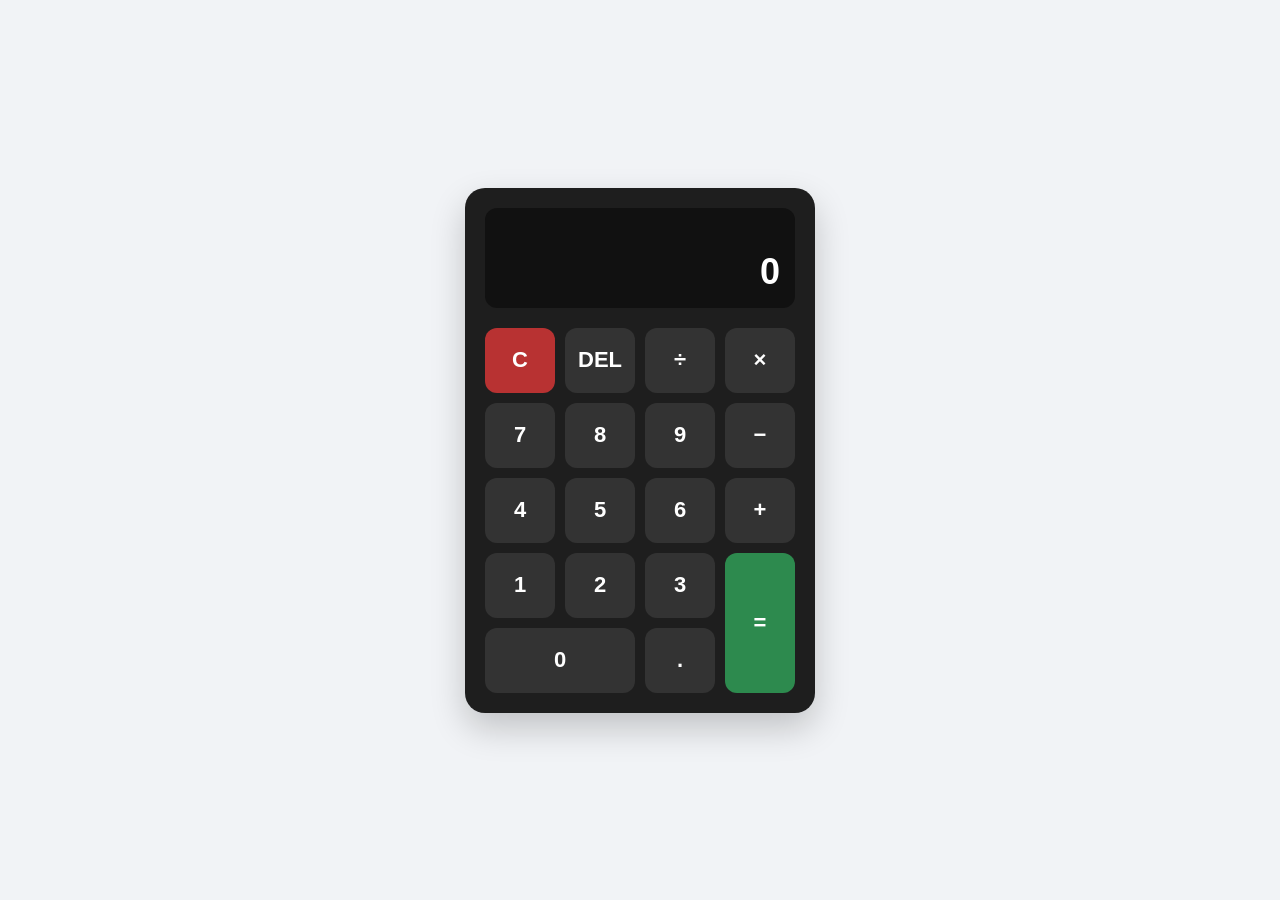
<file: index.html>
<!DOCTYPE html>
<html lang="en">
<head>
    <meta charset="UTF-8">
    <meta name="viewport" content="width=device-width, initial-scale=1.0">
    <title>Calculator</title>

    <link rel="stylesheet" href="style.css">
</head>

<body>

    <main class="calculator">

        <div class="display">
            <div id="previous-display"></div>
            <div id="current-display">0</div>
        </div>

        <div class="buttons">

            <button class="clear" data-action="clear">C</button>
            <button data-action="delete">DEL</button>
            <button data-operator="/">÷</button>
            <button data-operator="*">×</button>

            <button data-number="7">7</button>
            <button data-number="8">8</button>
            <button data-number="9">9</button>
            <button data-operator="-">−</button>

            <button data-number="4">4</button>
            <button data-number="5">5</button>
            <button data-number="6">6</button>
            <button data-operator="+">+</button>

            <button data-number="1">1</button>
            <button data-number="2">2</button>
            <button data-number="3">3</button>
            <button class="equals" data-action="equals">=</button>

            <button class="zero" data-number="0">0</button>
            <button data-number=".">.</button>

        </div>

    </main>

    <script src="script.js"></script>

</body>
</html>
</file>
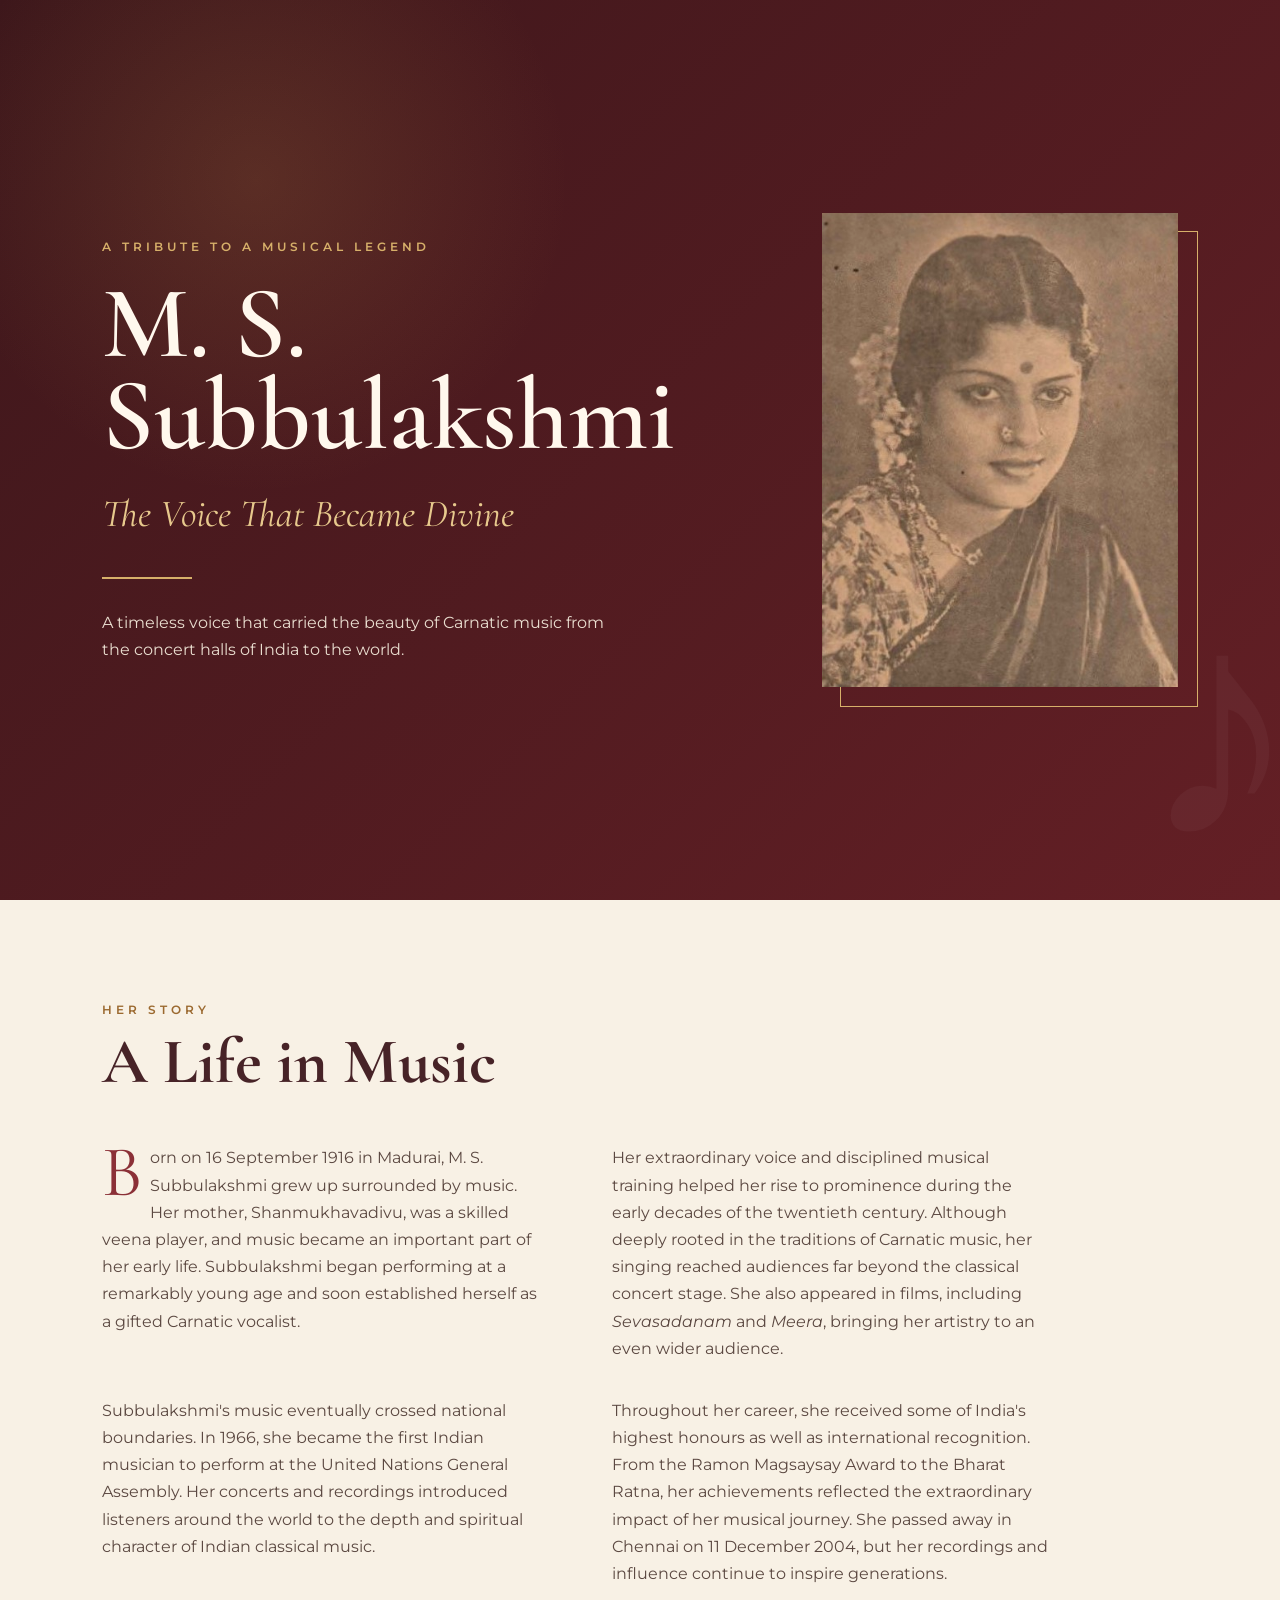
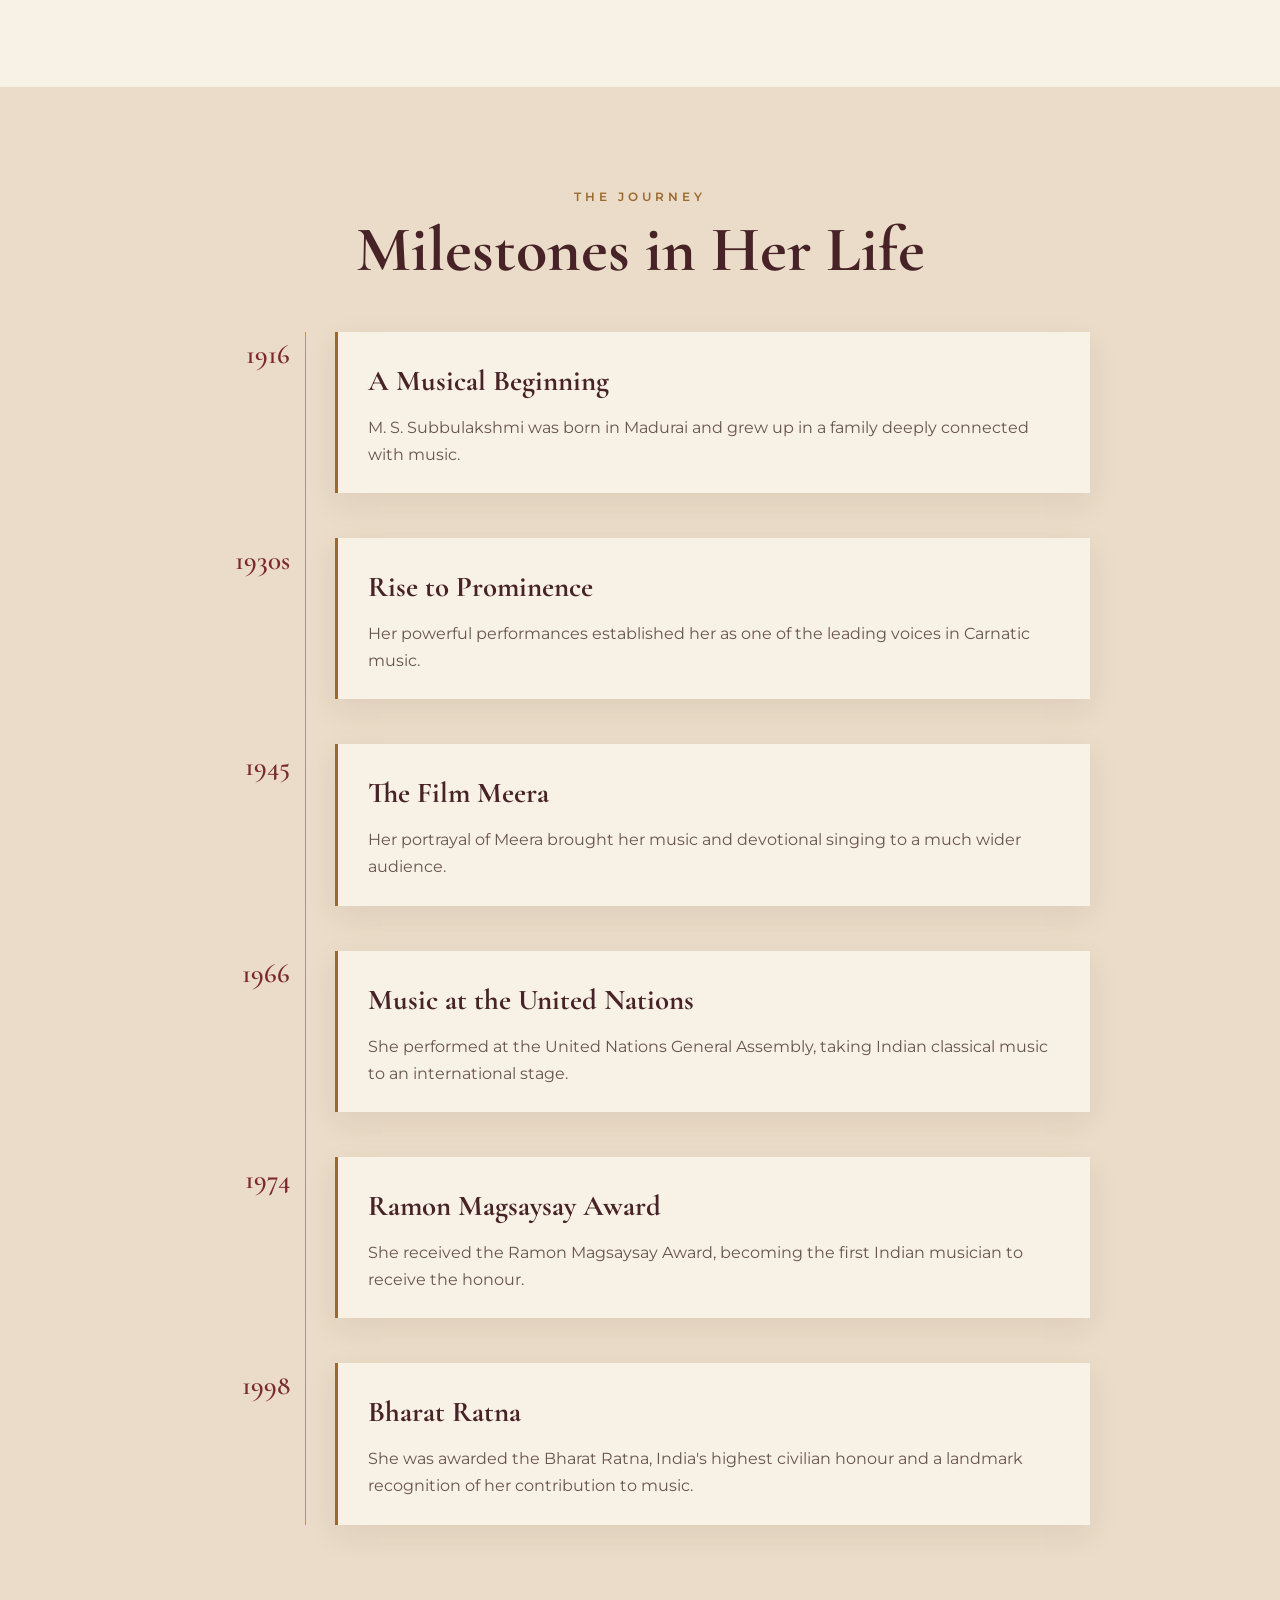
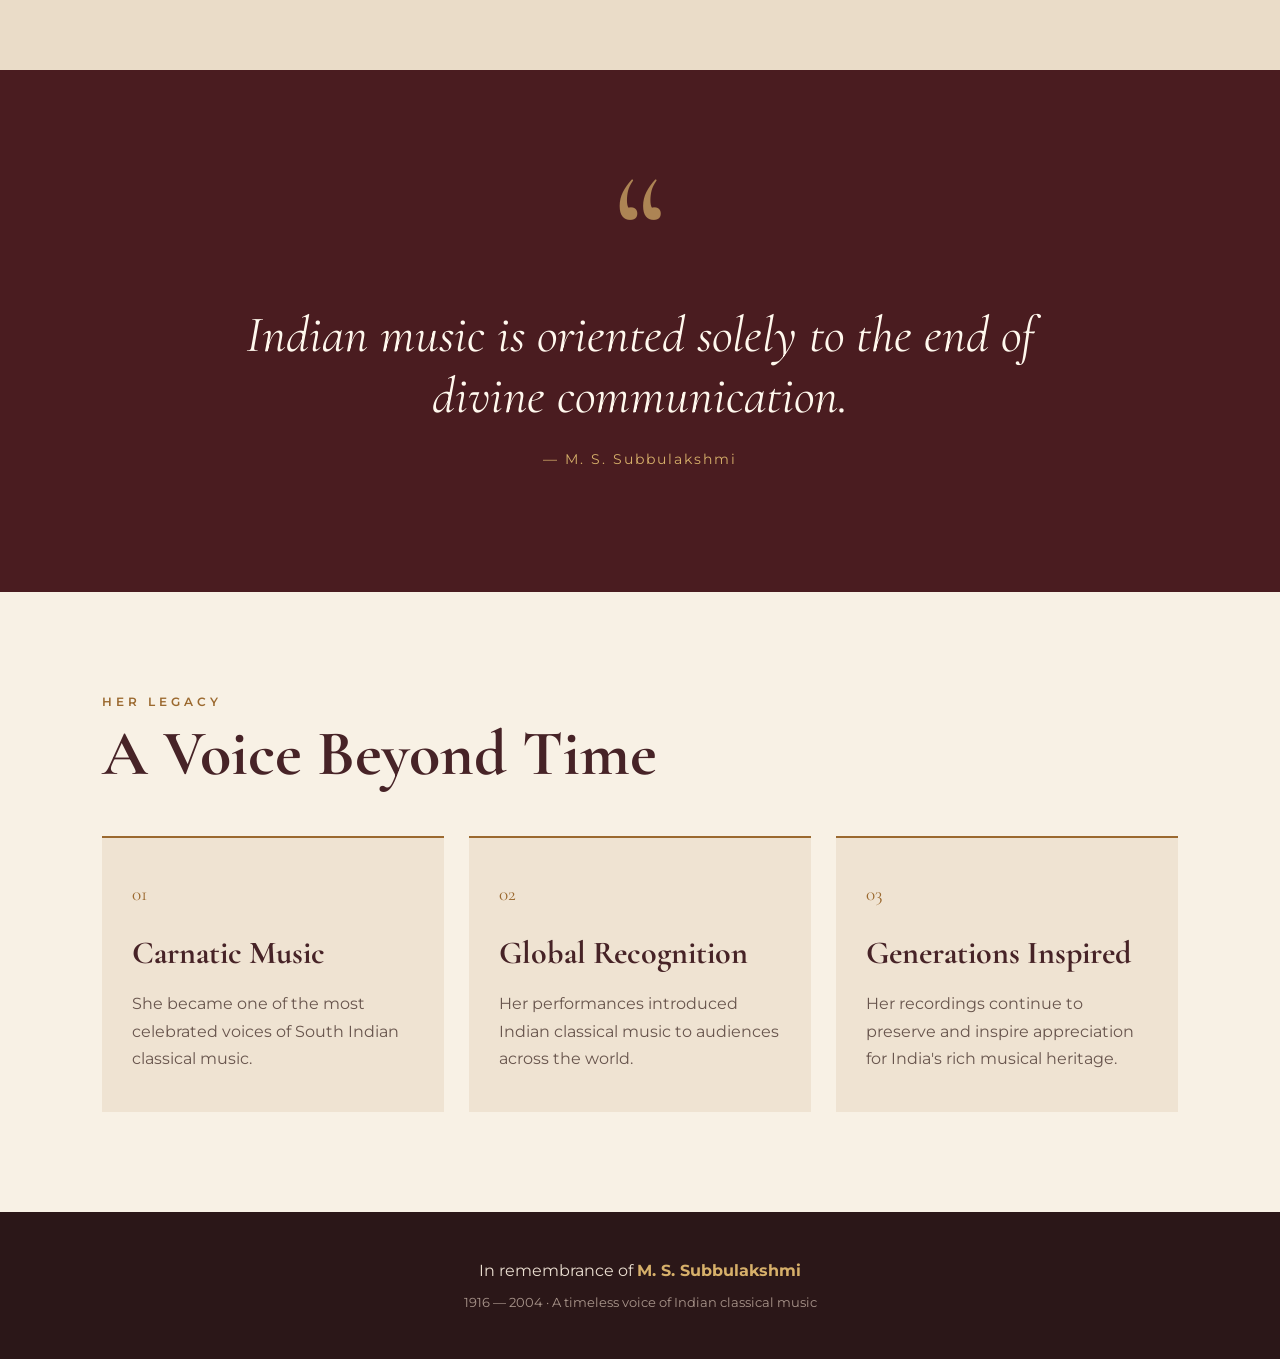
<file: WebDevelopment&Designing-L2-Task2-TributePage/index.html>
<!DOCTYPE html>
<html lang="en">
<head>
    <meta charset="UTF-8">
    <meta name="viewport" content="width=device-width, initial-scale=1.0">

    <title>M. S. Subbulakshmi | The Voice That Became Divine</title>

    <link rel="preconnect" href="https://fonts.googleapis.com">
    <link rel="preconnect" href="https://fonts.gstatic.com" crossorigin>

    <link href="https://fonts.googleapis.com/css2?family=Cormorant+Garamond:wght@400;500;600;700&family=Montserrat:wght@400;500;600&display=swap" rel="stylesheet">

    <link rel="stylesheet" href="style.css">
</head>

<body>

    <!-- Hero Section -->
    <header class="hero">

        <div class="hero-content">
            <p class="eyebrow">A TRIBUTE TO A MUSICAL LEGEND</p>

            <h1>M. S. Subbulakshmi</h1>

            <p class="tagline">
                The Voice That Became Divine
            </p>

            <div class="hero-line"></div>

            <p class="hero-intro">
                A timeless voice that carried the beauty of Carnatic music
                from the concert halls of India to the world.
            </p>
        </div>

        <div class="hero-image">
            <img
                src="images/MSSubbulakshmi.jpg"
                alt="Portrait of M. S. Subbulakshmi"
            >
        </div>

    </header>


    <!-- Biography Section -->
    <main>

        <section class="biography">

            <div class="section-heading">
                <p class="section-label">HER STORY</p>
                <h2>A Life in Music</h2>
            </div>

            <div class="bio-content">

                <p>
                    Born on 16 September 1916 in Madurai, M. S. Subbulakshmi
                    grew up surrounded by music. Her mother, Shanmukhavadivu,
                    was a skilled veena player, and music became an important
                    part of her early life. Subbulakshmi began performing at
                    a remarkably young age and soon established herself as
                    a gifted Carnatic vocalist.
                </p>

                <p>
                    Her extraordinary voice and disciplined musical training
                    helped her rise to prominence during the early decades
                    of the twentieth century. Although deeply rooted in the
                    traditions of Carnatic music, her singing reached audiences
                    far beyond the classical concert stage. She also appeared
                    in films, including <em>Sevasadanam</em> and <em>Meera</em>,
                    bringing her artistry to an even wider audience.
                </p>

                <p>
                    Subbulakshmi's music eventually crossed national boundaries.
                    In 1966, she became the first Indian musician to perform
                    at the United Nations General Assembly. Her concerts and
                    recordings introduced listeners around the world to the
                    depth and spiritual character of Indian classical music.
                </p>

                <p>
                    Throughout her career, she received some of India's highest
                    honours as well as international recognition. From the
                    Ramon Magsaysay Award to the Bharat Ratna, her achievements
                    reflected the extraordinary impact of her musical journey.
                    She passed away in Chennai on 11 December 2004, but her
                    recordings and influence continue to inspire generations.
                </p>

            </div>

        </section>


        <!-- Timeline Section -->
        <section class="timeline-section">

            <div class="section-heading centered">
                <p class="section-label">THE JOURNEY</p>
                <h2>Milestones in Her Life</h2>
            </div>

            <div class="timeline">

                <article class="timeline-item">
                    <span class="year">1916</span>
                    <div class="timeline-card">
                        <h3>A Musical Beginning</h3>
                        <p>
                            M. S. Subbulakshmi was born in Madurai and grew up
                            in a family deeply connected with music.
                        </p>
                    </div>
                </article>

                <article class="timeline-item">
                    <span class="year">1930s</span>
                    <div class="timeline-card">
                        <h3>Rise to Prominence</h3>
                        <p>
                            Her powerful performances established her as one
                            of the leading voices in Carnatic music.
                        </p>
                    </div>
                </article>

                <article class="timeline-item">
                    <span class="year">1945</span>
                    <div class="timeline-card">
                        <h3>The Film Meera</h3>
                        <p>
                            Her portrayal of Meera brought her music and
                            devotional singing to a much wider audience.
                        </p>
                    </div>
                </article>

                <article class="timeline-item">
                    <span class="year">1966</span>
                    <div class="timeline-card">
                        <h3>Music at the United Nations</h3>
                        <p>
                            She performed at the United Nations General
                            Assembly, taking Indian classical music to an
                            international stage.
                        </p>
                    </div>
                </article>

                <article class="timeline-item">
                    <span class="year">1974</span>
                    <div class="timeline-card">
                        <h3>Ramon Magsaysay Award</h3>
                        <p>
                            She received the Ramon Magsaysay Award, becoming
                            the first Indian musician to receive the honour.
                        </p>
                    </div>
                </article>

                <article class="timeline-item">
                    <span class="year">1998</span>
                    <div class="timeline-card">
                        <h3>Bharat Ratna</h3>
                        <p>
                            She was awarded the Bharat Ratna, India's highest
                            civilian honour and a landmark recognition of her
                            contribution to music.
                        </p>
                    </div>
                </article>

            </div>

        </section>


        <!-- Quote Section -->
        <section class="quote-section">

            <div class="quote-mark">“</div>

            <blockquote>
                Indian music is oriented solely to the end of divine
                communication.
            </blockquote>

            <p class="quote-author">
                — M. S. Subbulakshmi
            </p>

        </section>


        <!-- Legacy Section -->
        <section class="legacy">

            <div class="section-heading">
                <p class="section-label">HER LEGACY</p>
                <h2>A Voice Beyond Time</h2>
            </div>

            <div class="legacy-grid">

                <div class="legacy-card">
                    <span>01</span>
                    <h3>Carnatic Music</h3>
                    <p>
                        She became one of the most celebrated voices of
                        South Indian classical music.
                    </p>
                </div>

                <div class="legacy-card">
                    <span>02</span>
                    <h3>Global Recognition</h3>
                    <p>
                        Her performances introduced Indian classical music
                        to audiences across the world.
                    </p>
                </div>

                <div class="legacy-card">
                    <span>03</span>
                    <h3>Generations Inspired</h3>
                    <p>
                        Her recordings continue to preserve and inspire
                        appreciation for India's rich musical heritage.
                    </p>
                </div>

            </div>

        </section>

    </main>


    <!-- Footer -->
    <footer>

        <p>
            In remembrance of <strong>M. S. Subbulakshmi</strong>
        </p>

        <p class="footer-small">
            1916 — 2004 · A timeless voice of Indian classical music
        </p>

    </footer>

</body>
</html>
</file>
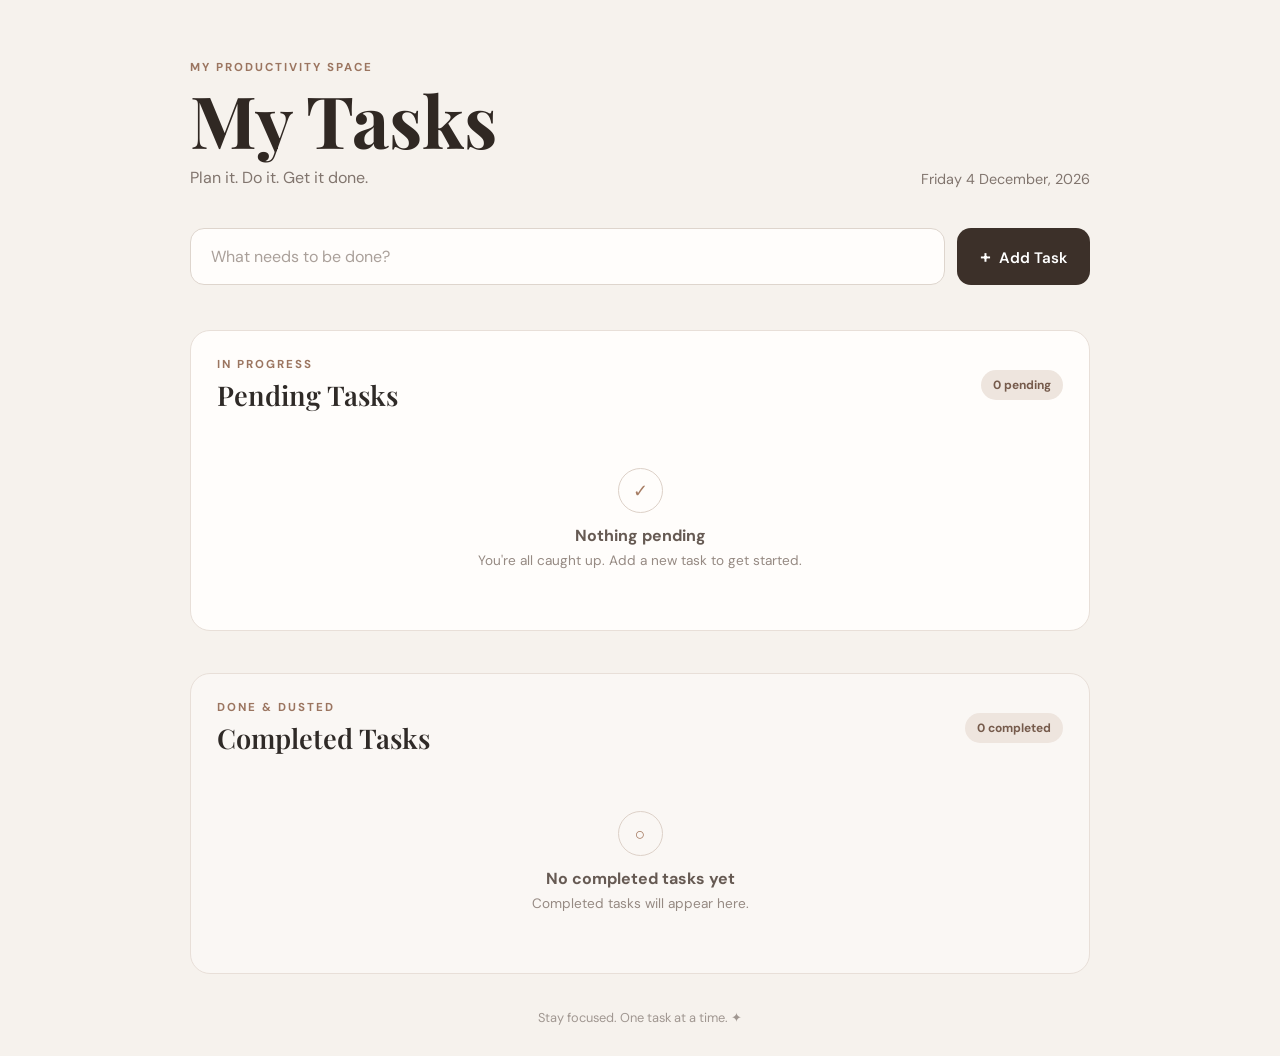
<file: WebDevelopment&Designing-L2-Task3-ToDoApp/index.html>
<!DOCTYPE html>
<html lang="en">
<head>
    <meta charset="UTF-8">
    <meta name="viewport" content="width=device-width, initial-scale=1.0">

    <title>My Tasks | To-Do App</title>

    <link rel="preconnect" href="https://fonts.googleapis.com">
    <link rel="preconnect" href="https://fonts.gstatic.com" crossorigin>

    <link href="https://fonts.googleapis.com/css2?family=DM+Sans:wght@400;500;600;700&family=Playfair+Display:wght@500;600&display=swap" rel="stylesheet">

    <link rel="stylesheet" href="style.css">
</head>

<body>

    <main class="app">

        <!-- Header -->
        <header class="app-header">
            <div>
                <p class="eyebrow">MY PRODUCTIVITY SPACE</p>
                <h1>My Tasks</h1>
                <p class="subtitle">
                    Plan it. Do it. Get it done.
                </p>
            </div>

            <div class="date-display" id="date-display"></div>
        </header>


        <!-- Add Task -->
        <section class="add-task-section">

            <form id="task-form">

                <input
                    type="text"
                    id="task-input"
                    placeholder="What needs to be done?"
                    autocomplete="off"
                >

                <button type="submit" class="add-button">
                    <span>+</span>
                    Add Task
                </button>

            </form>

        </section>


        <!-- Task Lists -->
        <section class="tasks-container">

            <!-- Pending Tasks -->
            <div class="task-section">

                <div class="section-header">
                    <div>
                        <p class="section-label">IN PROGRESS</p>
                        <h2>Pending Tasks</h2>
                    </div>

                    <span class="task-count" id="pending-count">
                        0 pending
                    </span>
                </div>

                <div
                    class="task-list"
                    id="pending-list"
                >
                    <!-- Pending tasks will be added here -->
                </div>

                <div
                    class="empty-state"
                    id="pending-empty"
                >
                    <div class="empty-icon">✓</div>
                    <h3>Nothing pending</h3>
                    <p>
                        You're all caught up. Add a new task to get started.
                    </p>
                </div>

            </div>


            <!-- Completed Tasks -->
            <div class="task-section completed-section">

                <div class="section-header">
                    <div>
                        <p class="section-label">DONE & DUSTED</p>
                        <h2>Completed Tasks</h2>
                    </div>

                    <span class="task-count completed-count" id="completed-count">
                        0 completed
                    </span>
                </div>

                <div
                    class="task-list"
                    id="completed-list"
                >
                    <!-- Completed tasks will be added here -->
                </div>

                <div
                    class="empty-state"
                    id="completed-empty"
                >
                    <div class="empty-icon">○</div>
                    <h3>No completed tasks yet</h3>
                    <p>
                        Completed tasks will appear here.
                    </p>
                </div>

            </div>

        </section>


        <!-- Footer -->
        <footer>
            <p>
                Stay focused. One task at a time. ✦
            </p>
        </footer>

    </main>


    <script src="script.js"></script>

</body>
</html>
</file>
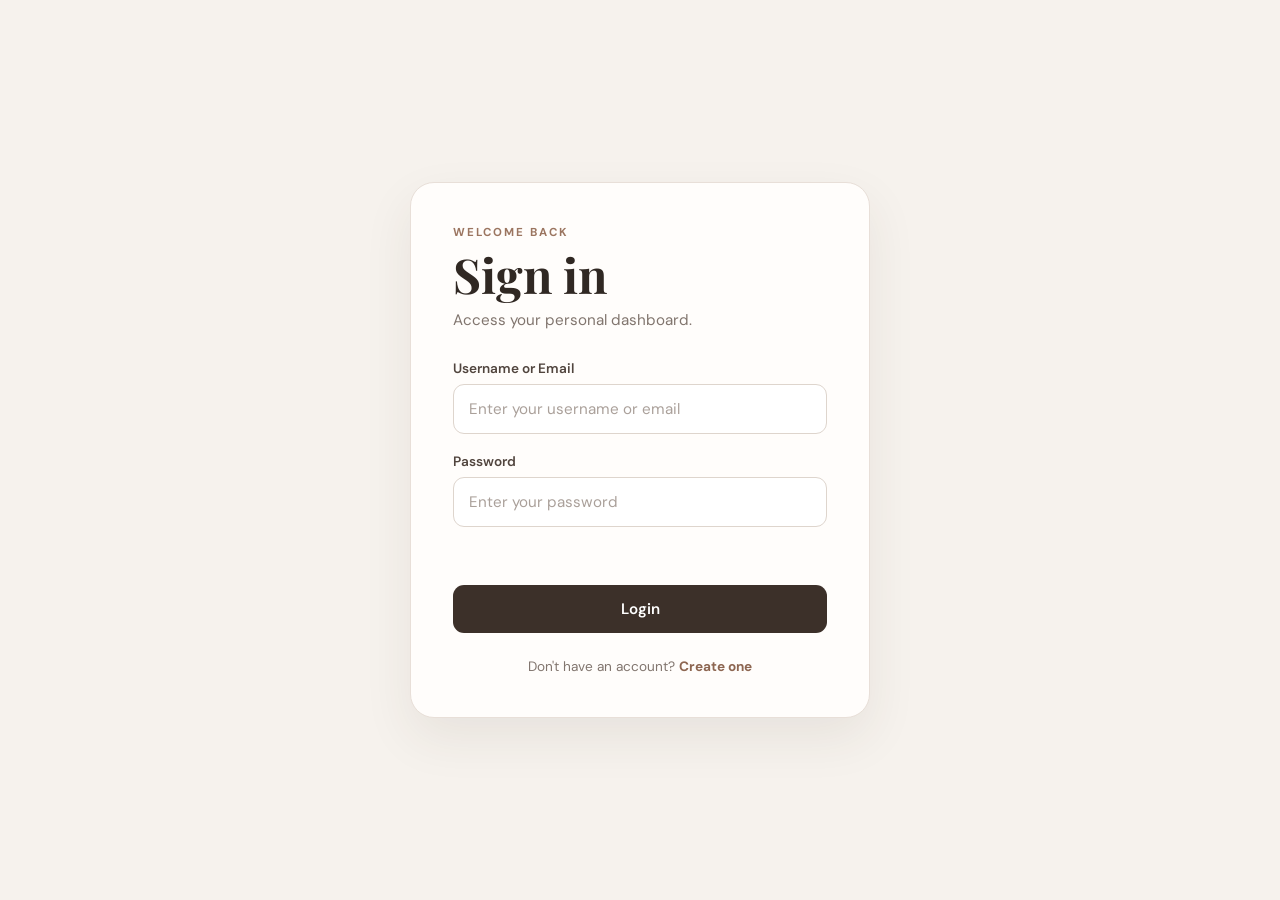
<file: WebDevelopment&Designing-L2-Task4-LoginAuthentication/index.html>
<!DOCTYPE html>
<html lang="en">
<head>
    <meta charset="UTF-8">
    <meta name="viewport" content="width=device-width, initial-scale=1.0">

    <title>Login | SecureSpace</title>

    <link rel="preconnect" href="https://fonts.googleapis.com">
    <link rel="preconnect" href="https://fonts.gstatic.com" crossorigin>

    <link href="https://fonts.googleapis.com/css2?family=DM+Sans:wght@400;500;600;700&family=Playfair+Display:wght@500;600;700&display=swap" rel="stylesheet">

    <link rel="stylesheet" href="style.css">
</head>

<body>

    <main class="auth-page">

        <section class="auth-card">

            <div class="auth-header">

                <p class="eyebrow">WELCOME BACK</p>

                <h1>Sign in</h1>

                <p class="auth-subtitle">
                    Access your personal dashboard.
                </p>

            </div>


            <form id="login-form" class="auth-form">

                <div class="form-group">

                    <label for="login-identifier">
                        Username or Email
                    </label>

                    <input
                        type="text"
                        id="login-identifier"
                        placeholder="Enter your username or email"
                        autocomplete="username"
                    >

                </div>


                <div class="form-group">

                    <label for="login-password">
                        Password
                    </label>

                    <input
                        type="password"
                        id="login-password"
                        placeholder="Enter your password"
                        autocomplete="current-password"
                    >

                </div>


                <p
                    id="login-message"
                    class="form-message"
                    aria-live="polite"
                ></p>


                <button
                    type="submit"
                    class="auth-button"
                >
                    Login
                </button>

            </form>


            <p class="auth-switch">
                Don't have an account?
                <a href="register.html">Create one</a>
            </p>

        </section>

    </main>


    <script src="script.js"></script>

</body>
</html>
</file>
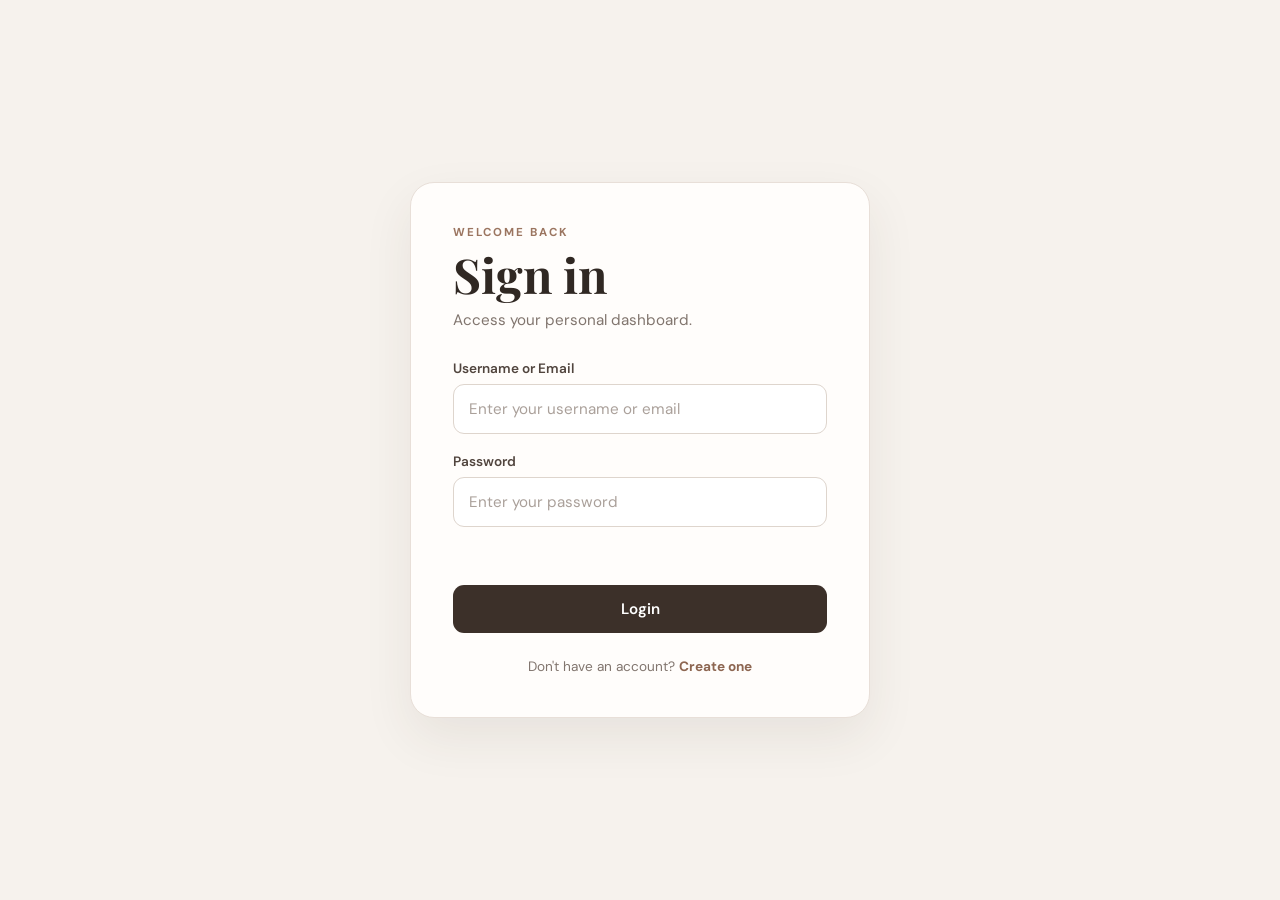
<file: WebDevelopment&Designing-L2-Task4-LoginAuthentication/dashboard.html>
<!DOCTYPE html>
<html lang="en">
<head>
    <meta charset="UTF-8">
    <meta name="viewport" content="width=device-width, initial-scale=1.0">

    <title>Dashboard | SecureSpace</title>

    <link rel="preconnect" href="https://fonts.googleapis.com">
    <link rel="preconnect" href="https://fonts.gstatic.com" crossorigin>

    <link
        href="https://fonts.googleapis.com/css2?family=DM+Sans:wght@400;500;600;700&family=Playfair+Display:wght@500;600;700&display=swap"
        rel="stylesheet"
    >

    <link rel="stylesheet" href="style.css">
</head>

<body>

    <main class="dashboard-page">

        <header class="dashboard-header">

            <div>
                <p class="eyebrow">SECURESPACE</p>
                <h1>Dashboard</h1>
            </div>

            <button
                id="logout-button"
                class="logout-button"
            >
                Logout
            </button>

        </header>


        <section class="welcome-card">

            <p class="section-label">WELCOME</p>

            <h2>
                Hello, <span id="dashboard-username">User</span>.
            </h2>

            <p>
                You have successfully logged in to your protected dashboard.
            </p>

        </section>


        <section class="dashboard-info">

            <div class="info-card">

                <span class="info-label">USERNAME</span>

                <strong id="user-username">
                    —
                </strong>

            </div>


            <div class="info-card">

                <span class="info-label">EMAIL</span>

                <strong id="user-email">
                    —
                </strong>

            </div>


            <div class="info-card">

                <span class="info-label">ACCOUNT STATUS</span>

                <strong>Authenticated</strong>

            </div>

        </section>


        <footer>
            <p>Your session is active.</p>
        </footer>

    </main>


    <script src="script.js"></script>

</body>
</html>
</file>
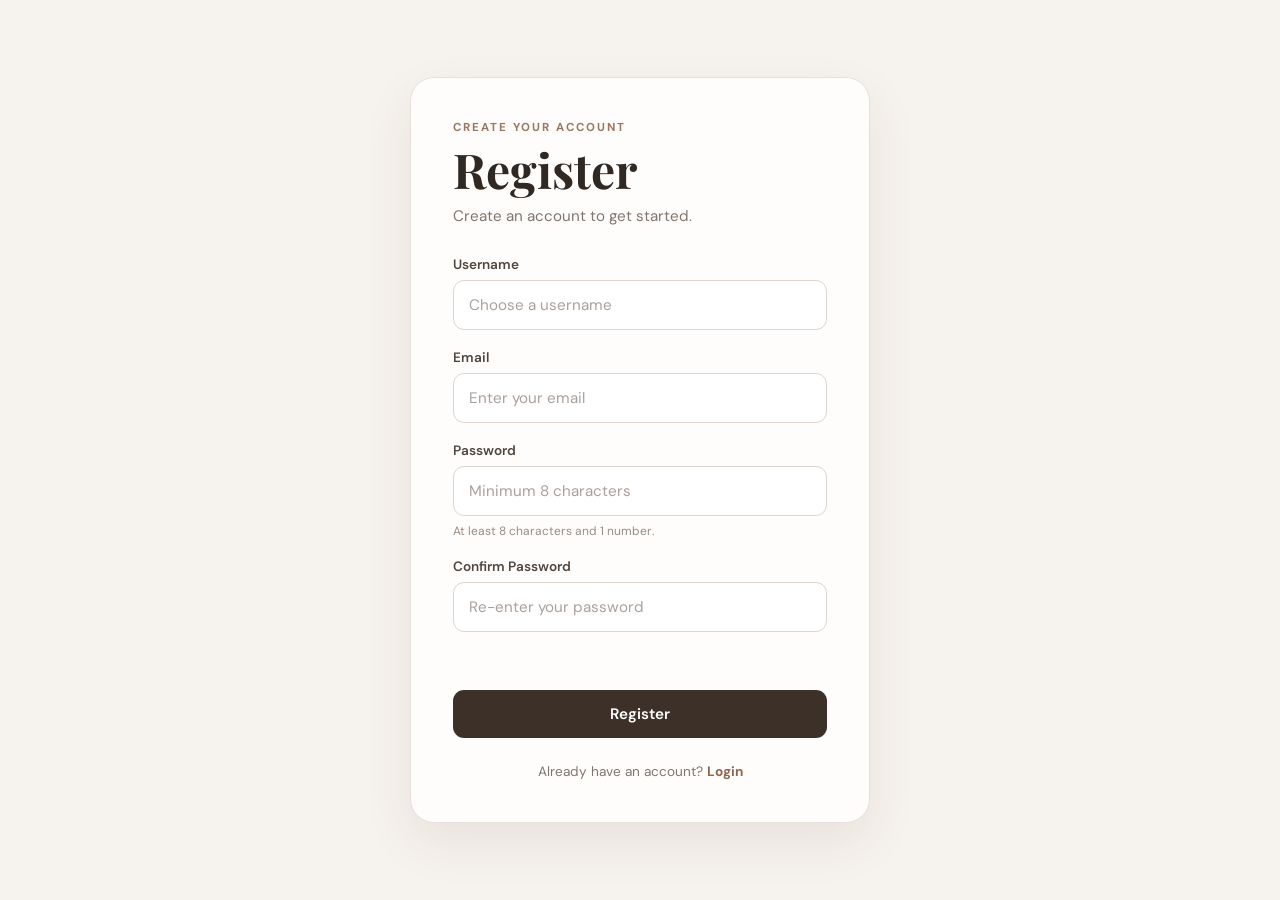
<file: WebDevelopment&Designing-L2-Task4-LoginAuthentication/register.html>
<!DOCTYPE html>
<html lang="en">
<head>
    <meta charset="UTF-8">
    <meta name="viewport" content="width=device-width, initial-scale=1.0">

    <title>Register | SecureSpace</title>

    <link rel="preconnect" href="https://fonts.googleapis.com">
    <link rel="preconnect" href="https://fonts.gstatic.com" crossorigin>

    <link
        href="https://fonts.googleapis.com/css2?family=DM+Sans:wght@400;500;600;700&family=Playfair+Display:wght@500;600;700&display=swap"
        rel="stylesheet"
    >

    <link rel="stylesheet" href="style.css">
</head>

<body>

    <main class="auth-page">

        <section class="auth-card">

            <div class="auth-header">

                <p class="eyebrow">CREATE YOUR ACCOUNT</p>

                <h1>Register</h1>

                <p class="auth-subtitle">
                    Create an account to get started.
                </p>

            </div>


            <form id="register-form" class="auth-form">

                <div class="form-group">

                    <label for="register-username">
                        Username
                    </label>

                    <input
                        type="text"
                        id="register-username"
                        placeholder="Choose a username"
                        autocomplete="username"
                    >

                </div>


                <div class="form-group">

                    <label for="register-email">
                        Email
                    </label>

                    <input
                        type="email"
                        id="register-email"
                        placeholder="Enter your email"
                        autocomplete="email"
                    >

                </div>


                <div class="form-group">

                    <label for="register-password">
                        Password
                    </label>

                    <input
                        type="password"
                        id="register-password"
                        placeholder="Minimum 8 characters"
                        autocomplete="new-password"
                    >

                    <small class="password-hint">
                        At least 8 characters and 1 number.
                    </small>

                </div>


                <div class="form-group">

                    <label for="confirm-password">
                        Confirm Password
                    </label>

                    <input
                        type="password"
                        id="confirm-password"
                        placeholder="Re-enter your password"
                        autocomplete="new-password"
                    >

                </div>


                <p
                    id="register-message"
                    class="form-message"
                    aria-live="polite"
                ></p>


                <button
                    type="submit"
                    class="auth-button"
                >
                    Register
                </button>

            </form>


            <p class="auth-switch">
                Already have an account?
                <a href="index.html">Login</a>
            </p>

        </section>

    </main>


    <script src="script.js"></script>

</body>
</html>
</file>
<file: style.css>
* {
    box-sizing: border-box;
    margin: 0;
    padding: 0;
}

body {
    min-height: 100vh;
    display: flex;
    justify-content: center;
    align-items: center;
    background: #f1f3f6;
    font-family: Arial, sans-serif;
}

.calculator {
    width: 350px;
    background: #1e1e1e;
    padding: 20px;
    border-radius: 20px;
    box-shadow: 0 15px 35px rgba(0, 0, 0, 0.2);
}

.display {
    height: 100px;
    background: #111;
    color: white;
    border-radius: 12px;
    margin-bottom: 20px;
    padding: 15px;
    display: flex;
    flex-direction: column;
    justify-content: flex-end;
    align-items: flex-end;
    overflow: hidden;
}

#previous-display {
    min-height: 25px;
    font-size: 18px;
    color: #999;
}

#current-display {
    font-size: 36px;
    font-weight: bold;
    max-width: 100%;
    overflow-x: auto;
}

.buttons {
    display: grid;
    grid-template-columns: repeat(4, 1fr);
    gap: 10px;
}

button {
    height: 65px;
    border: none;
    border-radius: 12px;
    font-size: 22px;
    font-weight: bold;
    cursor: pointer;
    background: #333;
    color: white;
    transition: transform 0.1s, opacity 0.1s;
}

button:hover {
    opacity: 0.8;
}

button:active {
    transform: scale(0.95);
}

.clear {
    background: #b83232;
}

.equals {
    background: #2d8a4e;
    grid-row: span 2;
    height: 140px;
}

.zero {
    grid-column: span 2;
}

@media (max-width: 400px) {
    .calculator {
        width: 92%;
        padding: 15px;
    }

    button {
        height: 58px;
    }

    .equals {
        height: 126px;
    }
}
</file>
<file: WebDevelopment&Designing-L2-Task2-TributePage/style.css>
/* =========================
   RESET & GLOBAL STYLES
========================= */

* {
    margin: 0;
    padding: 0;
    box-sizing: border-box;
}

html {
    scroll-behavior: smooth;
}

body {
    font-family: "Montserrat", sans-serif;
    color: #34231f;
    background-color: #f8f1e5;
    line-height: 1.7;
}

img {
    max-width: 100%;
    display: block;
}

h1,
h2,
h3 {
    font-family: "Cormorant Garamond", serif;
}


/* =========================
   HERO SECTION
========================= */

.hero {
    min-height: 100vh;
    padding: 70px 8%;
    display: flex;
    align-items: center;
    justify-content: space-between;
    gap: 70px;

    background:
        radial-gradient(circle at 20% 20%, rgba(190, 140, 72, 0.18), transparent 25%),
        linear-gradient(135deg, #3d171b, #641f25);

    color: #fff8ed;
    position: relative;
    overflow: hidden;
}

.hero::before {
    content: "♪";
    position: absolute;
    font-family: serif;
    font-size: 20rem;
    color: rgba(255, 255, 255, 0.035);
    right: -20px;
    bottom: -100px;
}

.hero-content {
    max-width: 650px;
    position: relative;
    z-index: 1;
}

.eyebrow,
.section-label {
    font-size: 0.75rem;
    font-weight: 600;
    letter-spacing: 4px;
    text-transform: uppercase;
}

.eyebrow {
    color: #d7b06a;
    margin-bottom: 20px;
}

.hero h1 {
    font-size: clamp(4rem, 8vw, 7.5rem);
    line-height: 0.9;
    font-weight: 600;
    margin-bottom: 20px;
}

.tagline {
    font-family: "Cormorant Garamond", serif;
    font-size: clamp(1.7rem, 3vw, 2.5rem);
    font-style: italic;
    color: #e7c98d;
}

.hero-line {
    width: 90px;
    height: 2px;
    background-color: #d7b06a;
    margin: 30px 0;
}

.hero-intro {
    max-width: 520px;
    color: #eaded0;
    font-size: 1rem;
}

.hero-image {
    width: min(390px, 40vw);
    position: relative;
    z-index: 1;
}

.hero-image::before {
    content: "";
    position: absolute;
    width: 100%;
    height: 100%;
    border: 1px solid #d7b06a;
    top: 18px;
    left: 18px;
    z-index: -1;
}

.hero-image img {
    width: 100%;
    aspect-ratio: 3 / 4;
    object-fit: cover;
    filter: sepia(12%);
}


/* =========================
   GENERAL SECTION STYLES
========================= */

section {
    padding: 100px 8%;
}

.section-heading {
    max-width: 650px;
    margin-bottom: 50px;
}

.section-heading.centered {
    margin-left: auto;
    margin-right: auto;
    text-align: center;
}

.section-label {
    color: #9b692f;
    margin-bottom: 10px;
}

.section-heading h2 {
    font-size: clamp(2.8rem, 5vw, 4.5rem);
    line-height: 1;
    color: #472327;
}


/* =========================
   BIOGRAPHY
========================= */

.biography {
    background-color: #f8f1e5;
}

.bio-content {
    max-width: 950px;
    display: grid;
    grid-template-columns: repeat(2, 1fr);
    gap: 35px 70px;
}

.bio-content p {
    font-size: 1rem;
    color: #5b4841;
}

.bio-content p:first-child::first-letter {
    font-family: "Cormorant Garamond", serif;
    font-size: 4.5rem;
    float: left;
    line-height: 0.8;
    margin-right: 8px;
    color: #8b3037;
}


/* =========================
   TIMELINE
========================= */

.timeline-section {
    background-color: #eadcc8;
}

.timeline {
    max-width: 900px;
    margin: 0 auto;
    position: relative;
}

.timeline::before {
    content: "";
    position: absolute;
    left: 115px;
    top: 0;
    bottom: 0;
    width: 1px;
    background-color: #b99563;
}

.timeline-item {
    display: grid;
    grid-template-columns: 100px 1fr;
    gap: 45px;
    position: relative;
    margin-bottom: 45px;
}

.year {
    font-family: "Cormorant Garamond", serif;
    font-size: 1.7rem;
    font-weight: 600;
    color: #7b292f;
    text-align: right;
}

.timeline-card {
    background-color: #f8f1e5;
    padding: 25px 30px;
    border-left: 3px solid #9b692f;
    box-shadow: 0 10px 30px rgba(74, 42, 32, 0.08);
}

.timeline-card h3 {
    font-size: 1.8rem;
    color: #472327;
    margin-bottom: 8px;
}

.timeline-card p {
    color: #68554d;
}


/* =========================
   QUOTE
========================= */

.quote-section {
    background-color: #4a1c20;
    color: #fff8ed;
    text-align: center;
    padding: 120px 10%;
    position: relative;
    overflow: hidden;
}

.quote-mark {
    font-family: "Cormorant Garamond", serif;
    font-size: 10rem;
    line-height: 0.5;
    color: #d7b06a;
    opacity: 0.7;
}

blockquote {
    max-width: 850px;
    margin: 35px auto 20px;
    font-family: "Cormorant Garamond", serif;
    font-size: clamp(2rem, 4vw, 3.5rem);
    font-style: italic;
    line-height: 1.2;
}

.quote-author {
    color: #d7b06a;
    font-size: 0.9rem;
    letter-spacing: 2px;
}


/* =========================
   LEGACY
========================= */

.legacy {
    background-color: #f8f1e5;
}

.legacy-grid {
    display: grid;
    grid-template-columns: repeat(3, 1fr);
    gap: 25px;
}

.legacy-card {
    padding: 40px 30px;
    border-top: 2px solid #9b692f;
    background-color: #efe3d2;
    transition: transform 0.3s ease, box-shadow 0.3s ease;
}

.legacy-card:hover {
    transform: translateY(-8px);
    box-shadow: 0 15px 30px rgba(74, 42, 32, 0.1);
}

.legacy-card span {
    font-family: "Cormorant Garamond", serif;
    font-size: 1.2rem;
    color: #9b692f;
}

.legacy-card h3 {
    font-size: 2rem;
    margin: 15px 0 10px;
    color: #472327;
}

.legacy-card p {
    color: #68554d;
}


/* =========================
   FOOTER
========================= */

footer {
    background-color: #2b1718;
    color: #eaded0;
    text-align: center;
    padding: 45px 20px;
}

footer strong {
    color: #d7b06a;
}

.footer-small {
    margin-top: 8px;
    font-size: 0.8rem;
    color: #a9958b;
}


/* =========================
   RESPONSIVE DESIGN
========================= */

@media (max-width: 850px) {

    .hero {
        flex-direction: column;
        text-align: center;
        padding-top: 90px;
    }

    .hero-content {
        max-width: 700px;
    }

    .hero-line {
        margin: 25px auto;
    }

    .hero-intro {
        margin: auto;
    }

    .hero-image {
        width: min(340px, 75vw);
    }

    .bio-content {
        grid-template-columns: 1fr;
        gap: 25px;
    }

    .legacy-grid {
        grid-template-columns: 1fr;
    }
}


@media (max-width: 600px) {

    section {
        padding: 75px 7%;
    }

    .hero {
        padding: 70px 7%;
        gap: 50px;
    }

    .hero h1 {
        font-size: 4rem;
    }

    .timeline::before {
        display: none;
    }

    .timeline-item {
        display: block;
        margin-bottom: 30px;
    }

    .year {
        text-align: left;
        margin-bottom: 8px;
        display: block;
    }

    .timeline-card {
        padding: 22px;
    }

    blockquote {
        font-size: 2rem;
    }
}
</file>
<file: WebDevelopment&Designing-L2-Task3-ToDoApp/style.css>
/* ================================
   RESET
================================ */

* {
    margin: 0;
    padding: 0;
    box-sizing: border-box;
}

body {
    min-height: 100vh;
    font-family: "DM Sans", sans-serif;
    background: #f6f2ed;
    color: #2f2a27;
}


/* ================================
   MAIN APP
================================ */

.app {
    width: min(900px, 92%);
    margin: 0 auto;
    padding: 60px 0 30px;
}


/* ================================
   HEADER
================================ */

.app-header {
    display: flex;
    justify-content: space-between;
    align-items: flex-end;
    margin-bottom: 40px;
}

.eyebrow,
.section-label {
    font-size: 0.72rem;
    font-weight: 700;
    letter-spacing: 2px;
    color: #9b7560;
}

.app-header h1 {
    margin-top: 8px;
    font-family: "Playfair Display", serif;
    font-size: clamp(2.8rem, 7vw, 4.5rem);
    line-height: 1;
    color: #302823;
}

.subtitle {
    margin-top: 12px;
    color: #81756e;
    font-size: 1rem;
}

.date-display {
    color: #81756e;
    font-size: 0.9rem;
    text-align: right;
}


/* ================================
   ADD TASK
================================ */

.add-task-section {
    margin-bottom: 45px;
}

#task-form {
    display: flex;
    gap: 12px;
}

#task-input {
    flex: 1;
    min-width: 0;
    padding: 17px 20px;
    border: 1px solid #ded5cd;
    border-radius: 14px;
    background: #fffdfb;
    color: #302823;
    font-family: inherit;
    font-size: 1rem;
    outline: none;
    transition: 0.2s ease;
}

#task-input:focus {
    border-color: #a67c63;
    box-shadow: 0 0 0 3px rgba(166, 124, 99, 0.1);
}

#task-input::placeholder {
    color: #aaa09a;
}

.add-button {
    border: none;
    border-radius: 14px;
    padding: 0 23px;
    background: #3c3029;
    color: white;
    font-family: inherit;
    font-size: 0.95rem;
    font-weight: 600;
    cursor: pointer;
    transition: 0.2s ease;
}

.add-button:hover {
    background: #58463b;
    transform: translateY(-1px);
}

.add-button span {
    font-size: 1.2rem;
    margin-right: 4px;
}


/* ================================
   TASK SECTIONS
================================ */

.tasks-container {
    display: flex;
    flex-direction: column;
    gap: 42px;
}

.task-section {
    background: #fffdfb;
    border: 1px solid #e8dfd8;
    border-radius: 20px;
    padding: 26px;
}

.completed-section {
    background: #faf7f4;
}

.section-header {
    display: flex;
    justify-content: space-between;
    align-items: center;
    gap: 15px;
    margin-bottom: 20px;
}

.section-header h2 {
    margin-top: 5px;
    font-family: "Playfair Display", serif;
    font-size: 1.7rem;
    font-weight: 600;
}

.task-count {
    padding: 7px 12px;
    border-radius: 20px;
    background: #eee5de;
    color: #765b4c;
    font-size: 0.75rem;
    font-weight: 700;
}


/* ================================
   TASK LIST
================================ */

.task-list {
    display: flex;
    flex-direction: column;
    gap: 10px;
}


/* ================================
   EMPTY STATE
================================ */

.empty-state {
    padding: 35px 20px;
    text-align: center;
    color: #968a83;
}

.empty-icon {
    width: 45px;
    height: 45px;
    margin: 0 auto 12px;
    display: flex;
    align-items: center;
    justify-content: center;
    border: 1px solid #ddd1c8;
    border-radius: 50%;
    color: #a67c63;
    font-size: 1.1rem;
}

.empty-state h3 {
    margin-bottom: 6px;
    color: #665a53;
    font-size: 1rem;
}

.empty-state p {
    font-size: 0.85rem;
}


/* ================================
   FOOTER
================================ */

footer {
    padding-top: 35px;
    text-align: center;
    color: #a09791;
    font-size: 0.8rem;
}


/* ================================
   RESPONSIVE
================================ */

@media (max-width: 650px) {

    .app {
        padding-top: 35px;
    }

    .app-header {
        flex-direction: column;
        align-items: flex-start;
        gap: 20px;
    }

    .date-display {
        text-align: left;
    }

    #task-form {
        flex-direction: column;
    }

    .add-button {
        min-height: 52px;
    }

    .task-section {
        padding: 20px;
    }

    .section-header {
        align-items: flex-start;
        flex-direction: column;
    }
}
/* ================================
   TASK CARDS
================================ */

.task-item {
    display: flex;
    align-items: center;
    justify-content: space-between;
    gap: 20px;

    padding: 16px 18px;

    border: 1px solid #e8dfd8;
    border-radius: 14px;

    background: #fffaf7;

    transition: 0.2s ease;
}

.task-item:hover {
    border-color: #cdb7a8;
    transform: translateY(-1px);
}


/* ================================
   TASK CONTENT
================================ */

.task-content {
    display: flex;
    align-items: center;
    gap: 14px;
    min-width: 0;
}

.complete-button {
    width: 30px;
    height: 30px;

    flex-shrink: 0;

    border: 1.5px solid #b89a86;
    border-radius: 50%;

    background: transparent;
    color: #8d6d5a;

    font-size: 1rem;

    cursor: pointer;

    display: flex;
    align-items: center;
    justify-content: center;

    transition: 0.2s ease;
}

.complete-button:hover {
    background: #eee3da;
    transform: scale(1.05);
}


/* ================================
   TASK DETAILS
================================ */

.task-details {
    min-width: 0;
}

.task-text {
    font-size: 1rem;
    font-weight: 500;
    color: #403630;

    word-break: break-word;
}

.task-time {
    display: block;

    margin-top: 4px;

    color: #a0958e;
    font-size: 0.75rem;
}


/* ================================
   COMPLETED TASK
================================ */

.task-item.completed {
    background: #f5f0ec;
    opacity: 0.8;
}

.task-item.completed .task-text {
    text-decoration: line-through;
    color: #958a83;
}

.task-item.completed .complete-button {
    background: #8d6d5a;
    border-color: #8d6d5a;
    color: white;
}


/* ================================
   TASK ACTIONS
================================ */

.task-actions {
    display: flex;
    gap: 8px;
    flex-shrink: 0;
}

.edit-button,
.delete-button {
    border: none;
    border-radius: 8px;

    padding: 7px 11px;

    font-family: inherit;
    font-size: 0.78rem;
    font-weight: 600;

    cursor: pointer;

    transition: 0.2s ease;
}

.edit-button {
    background: #eee5de;
    color: #765b4c;
}

.edit-button:hover {
    background: #e2d5cc;
}

.delete-button {
    background: #f1e2dd;
    color: #9a6255;
}

.delete-button:hover {
    background: #e7d0c9;
}


/* ================================
   MOBILE TASK CARDS
================================ */

@media (max-width: 600px) {

    .task-item {
        align-items: flex-start;
        flex-direction: column;
    }

    .task-actions {
        width: 100%;
        padding-left: 44px;
    }

    .edit-button,
    .delete-button {
        flex: 1;
    }
}
</file>
<file: WebDevelopment&Designing-L2-Task4-LoginAuthentication/style.css>
/* ================================
   RESET
================================ */

* {
    margin: 0;
    padding: 0;
    box-sizing: border-box;
}

body {
    min-height: 100vh;
    font-family: "DM Sans", sans-serif;
    background: #f6f2ed;
    color: #302823;
}


/* ================================
   AUTH PAGE
================================ */

.auth-page {
    min-height: 100vh;

    display: flex;
    align-items: center;
    justify-content: center;

    padding: 30px 20px;
}


/* ================================
   AUTH CARD
================================ */

.auth-card {
    width: min(460px, 100%);

    padding: 42px;

    background: #fffdfb;

    border: 1px solid #e8dfd8;
    border-radius: 24px;

    box-shadow:
        0 20px 50px rgba(70, 52, 40, 0.08);
}


/* ================================
   AUTH HEADER
================================ */

.auth-header {
    margin-bottom: 30px;
}

.eyebrow,
.section-label {
    color: #9b7560;

    font-size: 0.72rem;
    font-weight: 700;

    letter-spacing: 2px;
}

.auth-header h1 {
    margin-top: 8px;

    font-family: "Playfair Display", serif;

    font-size: 3rem;
    line-height: 1.1;
}

.auth-subtitle {
    margin-top: 10px;

    color: #81756e;
    font-size: 0.95rem;
}


/* ================================
   FORM
================================ */

.auth-form {
    display: flex;
    flex-direction: column;
    gap: 19px;
}

.form-group {
    display: flex;
    flex-direction: column;
    gap: 7px;
}

.form-group label {
    font-size: 0.85rem;
    font-weight: 600;
    color: #51453e;
}

.form-group input {
    width: 100%;

    padding: 14px 15px;

    border: 1px solid #ded5cd;
    border-radius: 11px;

    background: #fff;

    color: #302823;

    font-family: inherit;
    font-size: 0.95rem;

    outline: none;

    transition: 0.2s ease;
}

.form-group input:focus {
    border-color: #a67c63;

    box-shadow:
        0 0 0 3px rgba(166, 124, 99, 0.1);
}

.form-group input::placeholder {
    color: #aaa09a;
}

.password-hint {
    color: #988c84;
    font-size: 0.75rem;
}


/* ================================
   MESSAGE
================================ */

.form-message {
    min-height: 20px;

    color: #a05245;

    font-size: 0.82rem;
    line-height: 1.4;
}


/* ================================
   BUTTON
================================ */

.auth-button {
    width: 100%;

    padding: 14px;

    border: none;
    border-radius: 11px;

    background: #3c3029;
    color: white;

    font-family: inherit;
    font-size: 0.95rem;
    font-weight: 600;

    cursor: pointer;

    transition: 0.2s ease;
}

.auth-button:hover {
    background: #58463b;
    transform: translateY(-1px);
}


/* ================================
   AUTH SWITCH
================================ */

.auth-switch {
    margin-top: 25px;

    text-align: center;

    color: #81756e;
    font-size: 0.85rem;
}

.auth-switch a {
    color: #8d6651;
    font-weight: 700;

    text-decoration: none;
}

.auth-switch a:hover {
    text-decoration: underline;
}


/* ================================
   DASHBOARD
================================ */

.dashboard-page {
    width: min(900px, 92%);

    margin: 0 auto;

    padding: 60px 0 35px;
}

.dashboard-header {
    display: flex;

    align-items: center;
    justify-content: space-between;

    margin-bottom: 35px;
}

.dashboard-header h1 {
    margin-top: 7px;

    font-family: "Playfair Display", serif;

    font-size: clamp(2.7rem, 6vw, 4rem);
}


/* ================================
   LOGOUT
================================ */

.logout-button {
    padding: 11px 18px;

    border: 1px solid #d8c9c0;
    border-radius: 10px;

    background: transparent;
    color: #765b4c;

    font-family: inherit;
    font-weight: 600;

    cursor: pointer;

    transition: 0.2s ease;
}

.logout-button:hover {
    background: #eee4dd;
}


/* ================================
   WELCOME CARD
================================ */

.welcome-card {
    padding: 35px;

    background: #fffdfb;

    border: 1px solid #e8dfd8;
    border-radius: 20px;
}

.welcome-card h2 {
    margin-top: 8px;

    font-family: "Playfair Display", serif;

    font-size: 2rem;
}

.welcome-card h2 span {
    color: #9b7058;
}

.welcome-card p:last-child {
    margin-top: 10px;

    color: #81756e;
}


/* ================================
   INFO CARDS
================================ */

.dashboard-info {
    display: grid;

    grid-template-columns: repeat(3, 1fr);

    gap: 15px;

    margin-top: 18px;
}

.info-card {
    padding: 24px;

    background: #fffdfb;

    border: 1px solid #e8dfd8;
    border-radius: 16px;
}

.info-label {
    display: block;

    margin-bottom: 9px;

    color: #9b7560;

    font-size: 0.68rem;
    font-weight: 700;

    letter-spacing: 1.5px;
}

.info-card strong {
    display: block;

    overflow-wrap: anywhere;

    color: #4a3d36;

    font-size: 0.95rem;
}


/* ================================
   FOOTER
================================ */

footer {
    padding-top: 30px;

    text-align: center;

    color: #a09791;

    font-size: 0.8rem;
}


/* ================================
   RESPONSIVE
================================ */

@media (max-width: 650px) {

    .auth-card {
        padding: 30px 24px;
    }

    .auth-header h1 {
        font-size: 2.5rem;
    }

    .dashboard-page {
        padding-top: 35px;
    }

    .dashboard-header {
        align-items: flex-start;
    }

    .dashboard-info {
        grid-template-columns: 1fr;
    }

    .welcome-card {
        padding: 26px;
    }
}
</file>
